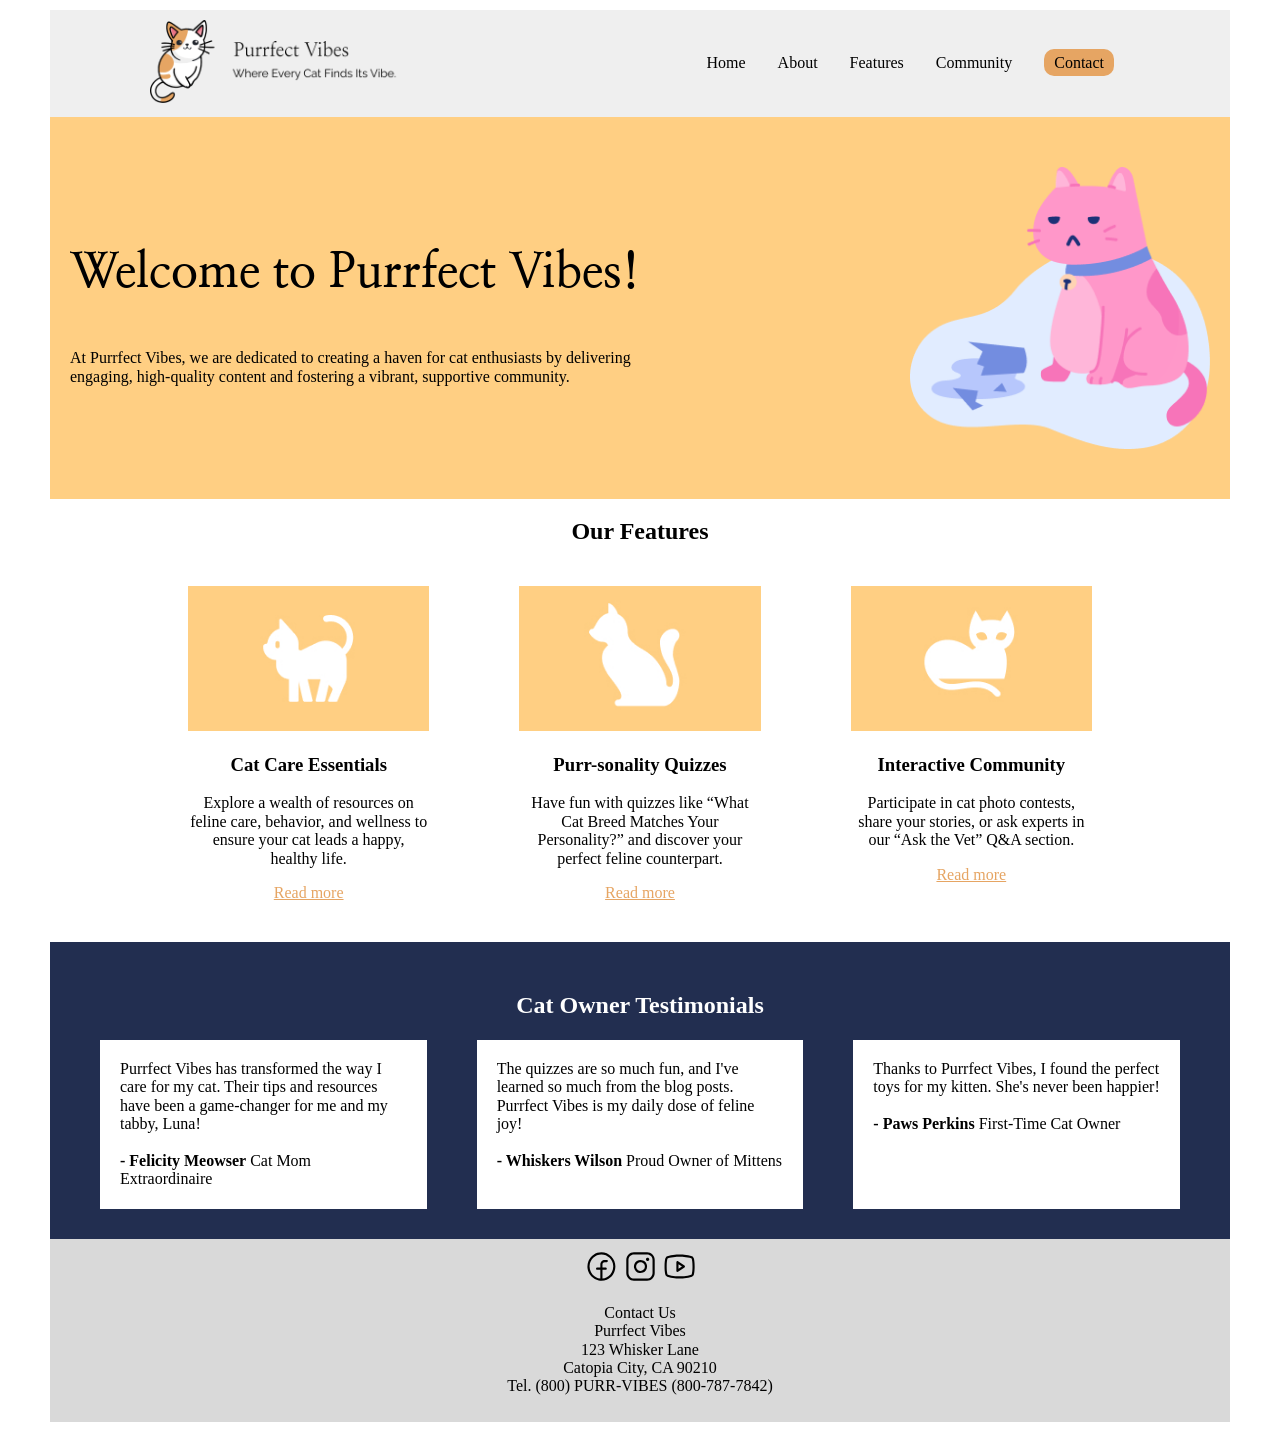
<file: beginning/index.html>
<!DOCTYPE html>
<html lang="en">
<head>
    <meta charset="utf-8">
    <meta name="viewport" content="width=device-width, initial-scale=1.0">
    <link rel="apple-touch-icon" sizes="180x180" href="images/favicons/apple-touch-icon.png">
    <link rel="icon" type="image/png" sizes="32x32" href="images/favicons/favicon-32x32.png">
    <link rel="icon" type="image/png" sizes="16x16" href="images/favicons/favicon-16x16.png">
    <link rel="manifest" href="images/favicons/site.webmanifest">
    <title>Welcome to Purrfect Vibes!</title>
    <link rel="stylesheet" href="css/normalize.css">
    <link rel="stylesheet" href="css/styles.css">
    <link rel="preconnect" href="https://fonts.googleapis.com">
    <link rel="preconnect" href="https://fonts.gstatic.com" crossorigin>
    <link href="https://fonts.googleapis.com/css2?family=Nanum+Myeongjo&display=swap" rel="stylesheet">
</head>
<body>
    <header>
        <div class="container">
            <a href="index.html"><img src="images/logo.png" alt="logo"></a>
            <input type="checkbox" class="navToggler" id="navToggler">
            <nav>
                <ul>
                    <li><a href="index.html">Home</a></li>
                    <li><a href="about.html">About</a></li>
                    <li><a href="features.html">Features</a>
                        <ul class="sub-menu">
                            <li><a href="features.html#cat-care">Cat Care</a></li>
                            <li><a href="features.html#quizzes">Quizzes</a></li>
                            <li><a href="features.html#community">Community</a></li>
                        </ul>
                    </li>
                    <li><a href="community.html">Community</a></li>
                    <li><a href="contact.html" class="button">Contact</a></li>
                </ul>
            </nav>
            <label for="navToggler" class="navTogglerMenu" name="navToggler">
                <img src="images/menu.svg" class="menuOpen" alt="menu">
                <img src="images/x.svg" class="menuClose" alt="close">
            </label>
        </div>
    </header>
    <section class="hero">
        <div class="container">
            <div class="hero-text">
                <h1>Welcome to Purrfect Vibes!</h1>
                <p>At Purrfect Vibes, we are dedicated to creating a haven for cat enthusiasts by delivering engaging, high-quality content and fostering a vibrant, supportive community.</p>
            </div>
            <img src="images/hero-cat.png" alt="">
        </div>
    </section>
    <section class="features container">
        <h2>Our Features</h2>
        <div class="feature-container">
            <div class="feature-block">
                <img src="images/cat-care.jpg" alt="cat care">
                <h3>Cat Care Essentials</h3>
                <p>Explore a wealth of resources on feline care, behavior, and wellness to ensure your cat leads a happy, healthy life.</p>
                <a href="#">Read more</a>
            </div>
            <div class="feature-block">
                <img src="images/cat-quizzes.jpg" alt="cat quizzes">
                <h3>Purr-sonality Quizzes</h3>
                <p>Have fun with quizzes like “What Cat Breed Matches Your Personality?” and discover your perfect feline counterpart.</p>
                <a href="#">Read more</a>
            </div>
            <div class="feature-block">
                <img src="images/cat-community.jpg" alt="cat community">
                <h3>Interactive Community</h3>
                <p>Participate in cat photo contests, share your stories, or ask experts in our “Ask the Vet” Q&A section.</p>
                <a href="#">Read more</a>
            </div>
        </div>
    </section>
    <section class="testimonials">
        <div class="container">
            <h2>Cat Owner Testimonials</h2>
            <div class="testimonial-container">
                <div class="testimonial-block">
                    Purrfect Vibes has transformed the way I care for my cat. Their tips and resources have been a game-changer for me and my tabby, Luna!<br><br>
                    <strong>- Felicity Meowser</strong>
                    Cat Mom Extraordinaire
                </div>
                <div class="testimonial-block">
                    The quizzes are so much fun, and I've learned so much from the blog posts. Purrfect Vibes is my daily dose of feline joy!<br><br>
                    <strong>- Whiskers Wilson</strong>
                    Proud Owner of Mittens
                </div>
                <div class="testimonial-block">
                    Thanks to Purrfect Vibes, I found the perfect toys for my kitten. She's never been happier!<br><br>
                    <strong>- Paws Perkins</strong>
                    First-Time Cat Owner
                </div>
            </div>
        </div>
    </section>
    <footer>
        <div>
            <a href="#"><img src="images/facebook.svg" alt="Facebook"></a>
            <a href="#"><img src="images/instagram.svg" alt="Instagram"></a>
            <a href="#"><img src="images/youtube.svg" alt="Youtube"></a>
        </div>
        <p>
            Contact Us<br>
            Purrfect Vibes<br>
            123 Whisker Lane<br>
            Catopia City, CA 90210<br>
            Tel. (800) PURR-VIBES (800-787-7842)<br>
        </p>
    </footer>
</body>
</html>
</file>
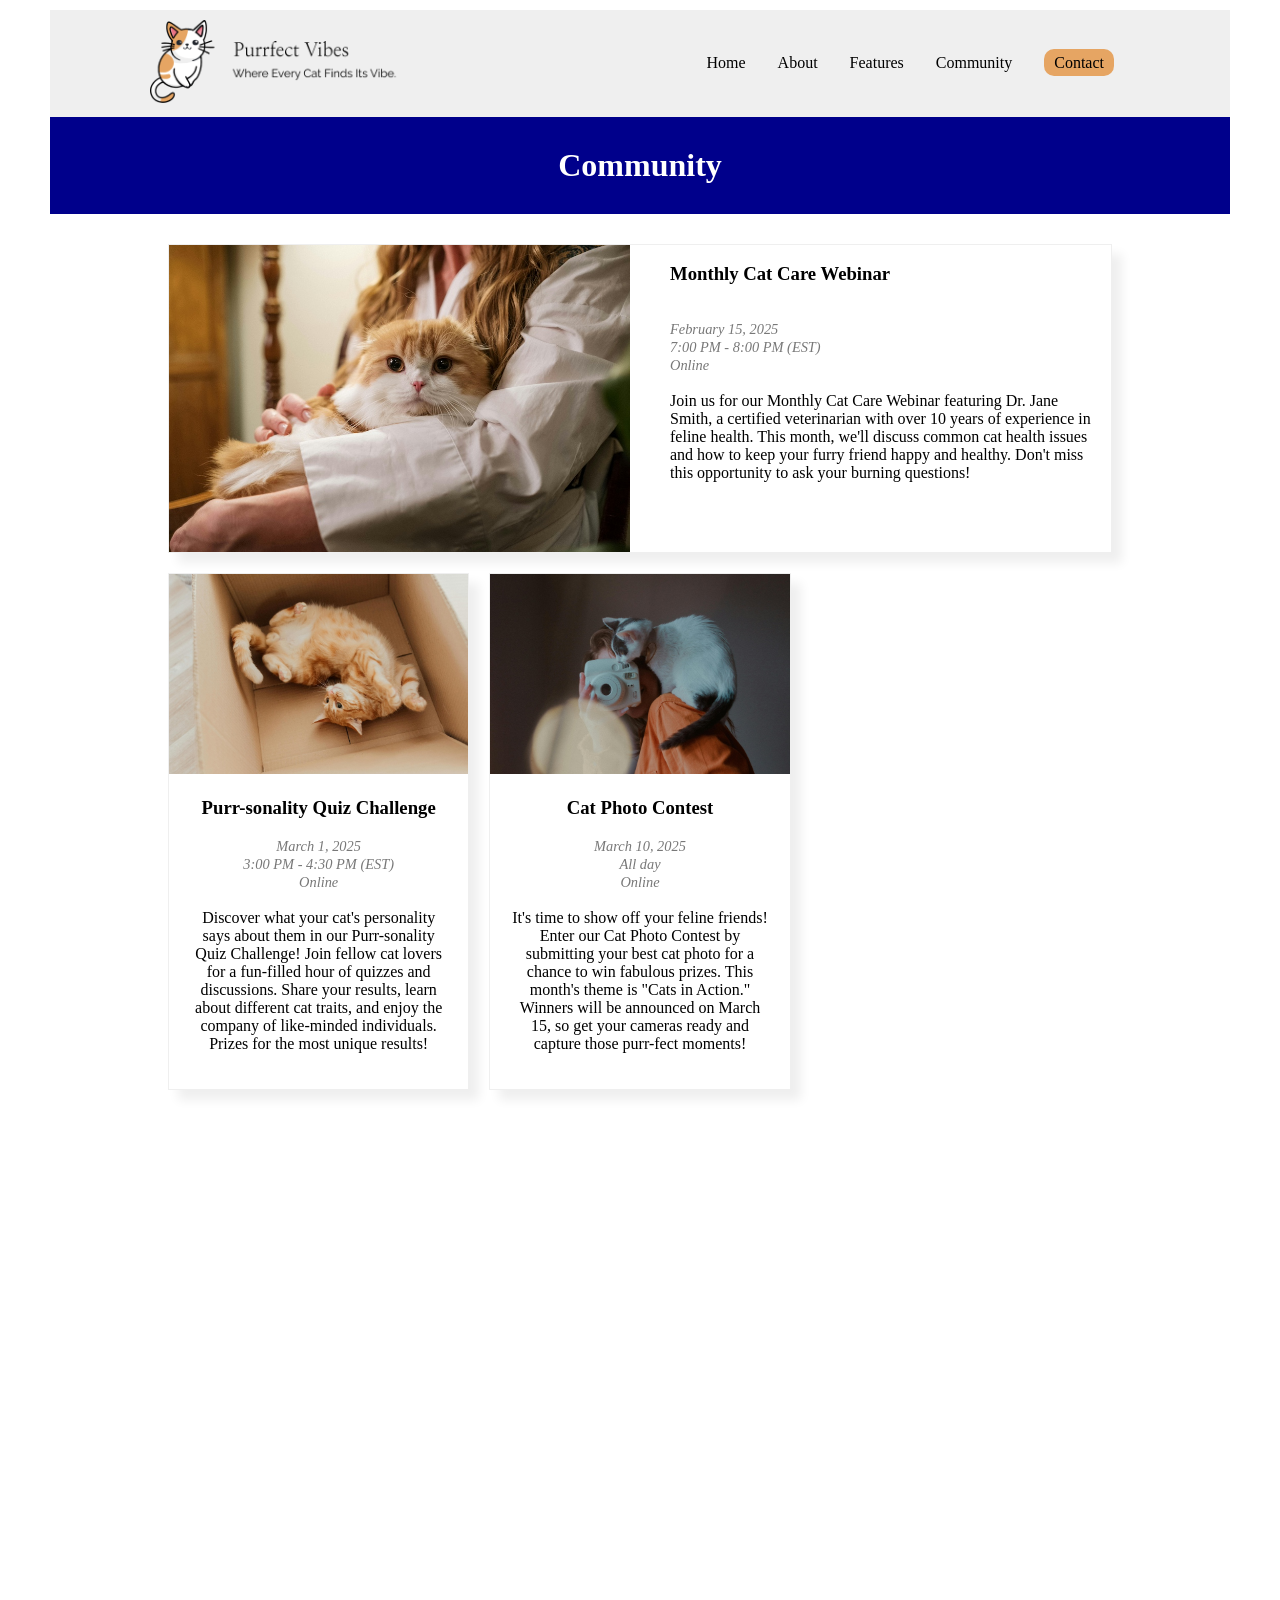
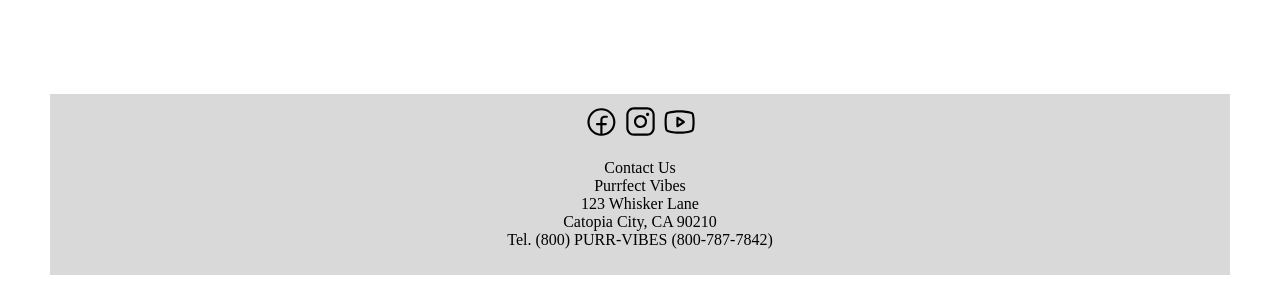
<file: beginning/community.html>
<!DOCTYPE html>
<html lang="en">
<head>
    <meta charset="utf-8">
    <meta name="viewport" content="width=device-width, initial-scale=1.0">
    <link rel="apple-touch-icon" sizes="180x180" href="images/favicons/apple-touch-icon.png">
    <link rel="icon" type="image/png" sizes="32x32" href="images/favicons/favicon-32x32.png">
    <link rel="icon" type="image/png" sizes="16x16" href="images/favicons/favicon-16x16.png">
    <link rel="manifest" href="images/favicons/site.webmanifest">
    <title>Purrfect Vibes Community Events</title>
    <link rel="stylesheet" href="css/styles.css">
</head>
<body>
    <header>
        <div class="container">
            <a href="index.html"><img src="images/logo.png" alt="logo"></a>
            <input type="checkbox" class="navToggler" id="navToggler">
            <nav>
                <ul>
                    <li><a href="index.html">Home</a></li>
                    <li><a href="about.html">About</a></li>
                    <li><a href="features.html">Features</a>
                        <ul class="sub-menu">
                            <li><a href="features.html#cat-care">Cat Care</a></li>
                            <li><a href="features.html#quizzes">Quizzes</a></li>
                            <li><a href="features.html#community">Community</a></li>
                        </ul>
                    </li>
                    <li><a href="community.html">Community</a></li>
                    <li><a href="contact.html" class="button">Contact</a></li>
                </ul>
            </nav>
            <label for="navToggler" class="navTogglerMenu" name="navToggler">
                <img src="images/menu.svg" class="menuOpen" alt="menu">
                <img src="images/x.svg" class="menuClose" alt="close">
            </label>
        </div>
        <h2>Community</h2>
    </header>
<section class="community container">
    <div class="event-block featured">
        <img src="images/event-cat-care.jpg" alt="cat care">
        <h3>Monthly Cat Care Webinar</h3>
        <p><span>February 15, 2025</span><br>
            <span>7:00 PM - 8:00 PM (EST)<br>
            Online</span><br><br>
            Join us for our Monthly Cat Care Webinar featuring Dr. Jane Smith, a certified veterinarian with over 10 years of experience in feline health. This month, we'll discuss common cat health issues and how to keep your furry friend happy and healthy. Don't miss this opportunity to ask your burning questions!</p>
    </div>
    <div class="event-block">
        <img src="images/event-cat-quiz.jpg" alt="cat quizzes">
        <h3>Purr-sonality Quiz Challenge</h3>
        <p><span>March 1, 2025</span><br>
            <span>3:00 PM - 4:30 PM (EST)<br>
            Online</span><br><br>
            Discover what your cat's personality says about them in our Purr-sonality Quiz Challenge! Join fellow cat lovers for a fun-filled hour of quizzes and discussions. Share your results, learn about different cat traits, and enjoy the company of like-minded individuals. Prizes for the most unique results!</p>
    </div>
    <div class="event-block">
        <img src="images/event-cat-photo.jpg" alt="cat community">
        <h3>Cat Photo Contest</h3>
        <p><span>March 10, 2025</span><br>
            <span>All day<br>
                Online</span><br><br>
                It's time to show off your feline friends! Enter our Cat Photo Contest by submitting your best cat photo for a chance to win fabulous prizes. This month's theme is "Cats in Action." Winners will be announced on March 15, so get your cameras ready and capture those purr-fect moments!</p>
    </div>
</section>
<div class="iframe">
    <iframe src="https://calendar.google.com/calendar/embed?src=1a56773061dbff187e34b02e4ad52b19a52dd9ac9e2d96ef49cbe79ec0183ceb%40group.calendar.google.com&ctz=America%2FLos_Angeles" style="border: 0" width="800" height="600" frameborder="0" scrolling="no"></iframe>
</div>
<footer>
    <div>
        <a href="#"><img src="images/facebook.svg" alt="Facebook"></a>
        <a href="#"><img src="images/instagram.svg" alt="Instagram"></a>
        <a href="#"><img src="images/youtube.svg" alt="Youtube"></a>
    </div>
    <p>
        Contact Us<br>
        Purrfect Vibes<br>
        123 Whisker Lane<br>
        Catopia City, CA 90210<br>
        Tel. (800) PURR-VIBES (800-787-7842)<br>
    </p>
</footer>
</body>
</html>
</file>
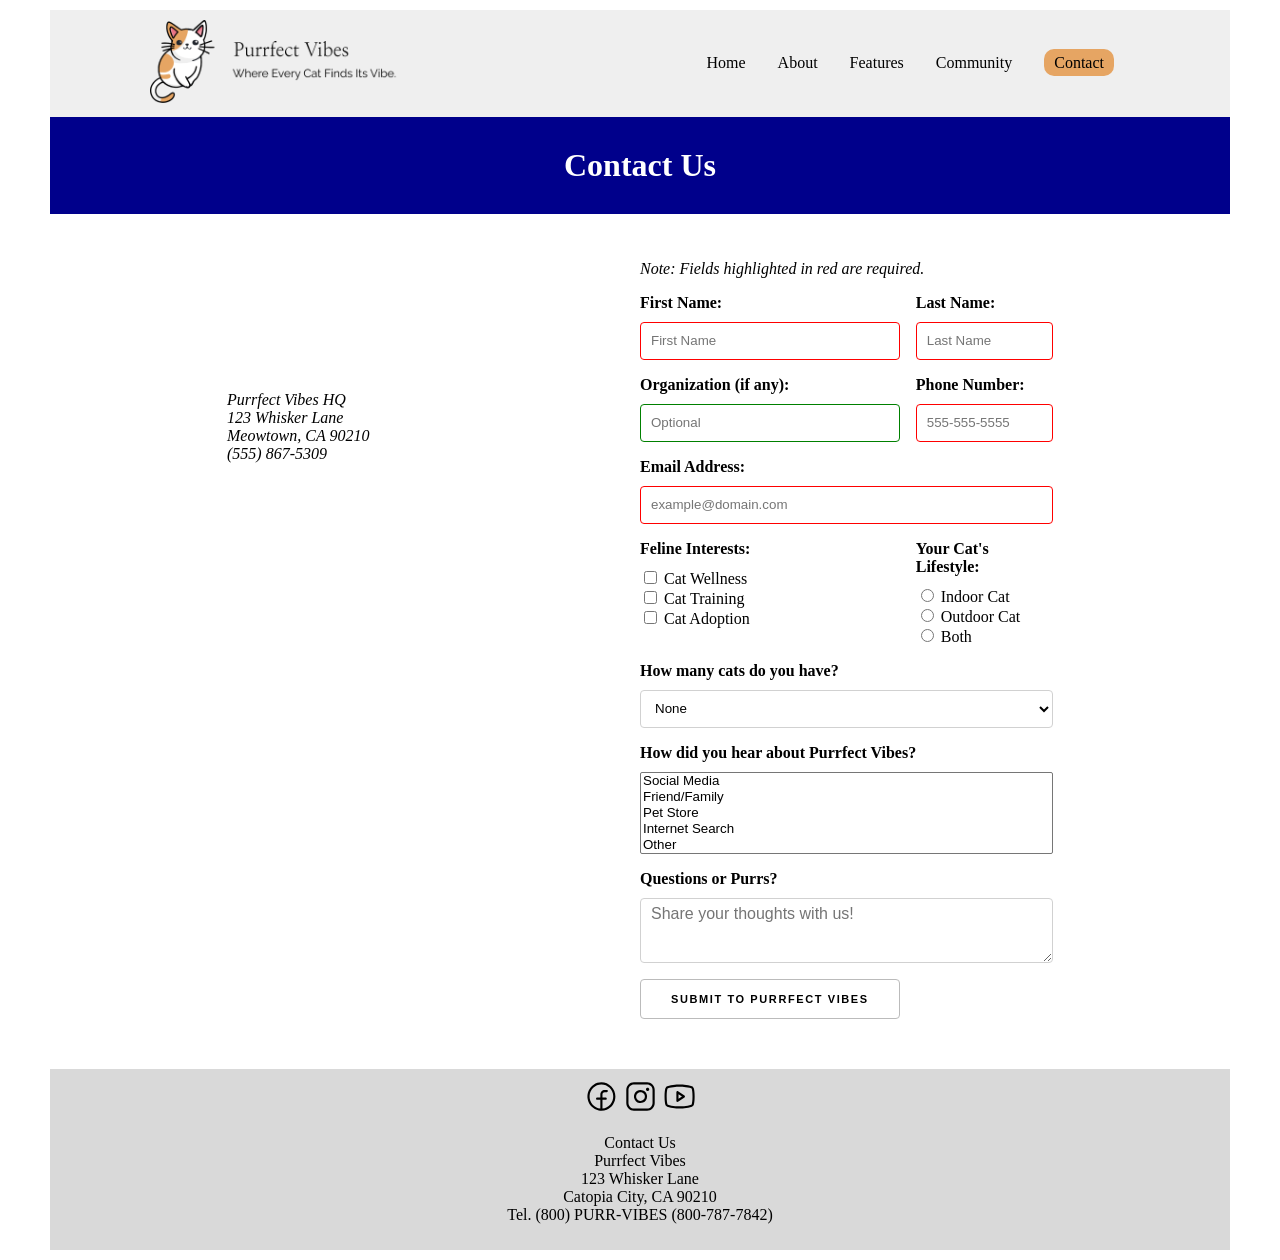
<file: beginning/contact.html>
<!DOCTYPE html>
<html lang="en">
<head>
    <meta charset="utf-8">
    <meta name="viewport" content="width=device-width, initial-scale=1.0">
    <link rel="apple-touch-icon" sizes="180x180" href="images/favicons/apple-touch-icon.png">
    <link rel="icon" type="image/png" sizes="32x32" href="images/favicons/favicon-32x32.png">
    <link rel="icon" type="image/png" sizes="16x16" href="images/favicons/favicon-16x16.png">
    <link rel="manifest" href="images/favicons/site.webmanifest">
    <title>Contact Purrfect Vibes</title>
    <link rel="stylesheet" href="css/styles.css">
</head>
<body>
    <header>
        <div class="container">
            <a href="index.html"><img src="images/logo.png" alt="logo"></a>
            <input type="checkbox" class="navToggler" id="navToggler">
            <nav>
                <ul>
                    <li><a href="index.html">Home</a></li>
                    <li><a href="about.html">About</a></li>
                    <li><a href="features.html">Features</a>
                        <ul class="sub-menu">
                            <li><a href="features.html#cat-care">Cat Care</a></li>
                            <li><a href="features.html#quizzes">Quizzes</a></li>
                            <li><a href="features.html#community">Community</a></li>
                        </ul>
                    </li>
                    <li><a href="community.html">Community</a></li>
                    <li><a href="contact.html" class="button">Contact</a></li>
                </ul>
            </nav>
            <label for="navToggler" class="navTogglerMenu" name="navToggler">
                <img src="images/menu.svg" class="menuOpen" alt="menu">
                <img src="images/x.svg" class="menuClose" alt="close">
            </label>
        </div>
        <h2>Contact Us</h2>
    </header>
    <section class="container">
        <div class="contact-container">
            <address>
                Purrfect Vibes HQ<br>
                123 Whisker Lane<br>
                Meowtown, CA 90210<br>
                (555) 867-5309
            </address>
            <iframe src="https://www.google.com/maps/embed?pb=!1m14!1m12!1m3!1d529389.8038211853!2d-117.52709946210437!3d33.00892083840247!2m3!1f0!2f0!3f0!3m2!1i1024!2i768!4f13.1!5e0!3m2!1sen!2sus!4v1776372319727!5m2!1sen!2sus" width="600" height="450" style="border:0;" allowfullscreen="" loading="lazy" referrerpolicy="no-referrer-when-downgrade"></iframe>
            <div class="form-container">
                <p><em>Note: Fields highlighted in red are required.</em></p>
                <form action="" method="post">
                    <div class="form-group">
                        <label>First Name:</label>
                        <input type="text" name="fname" maxlength="30" required placeholder="First Name">
                    </div>
                    <div class="form-group">
                        <label>Last Name:</label>
                        <input type="text" name="lname" maxlength="30" required placeholder="Last Name">
                    </div>
                    <div class="form-group">
                        <label>Organization (if any):</label>
                        <input type="text" name="organization" maxlength="30" placeholder="Optional">
                    </div>
                    <div class="form-group">
                        <label>Phone Number:</label>
                        <input type="tel" name="phonenumber" maxlength="20" pattern="\d{3}[-]\d{3}[-]\d{4}" required title="Ex: 555-555-5555" placeholder="555-555-5555">
                    </div>
                    <div class="form-group full-width">
                        <label>Email Address:</label>
                        <input type="email" name="email" maxlength="30" autocomplete="email" required placeholder="example@domain.com">
                    </div>
                    <div class="form-group">
                        <label>Feline Interests:</label>
                        <div class="inline-checkbox">
                            <input type="checkbox" name="interest" id="wellness" value="Cat Wellness">
                            <label for="wellness">Cat Wellness</label>
                        </div>
                        <div class="inline-checkbox">
                            <input type="checkbox" name="interest" id="training" value="Cat Training"> 
                            <label for="training">Cat Training</label>
                        </div>
                        <div class="inline-checkbox">
                            <input type="checkbox" name="interest" id="adoption" value="Cat Adoption">
                            <label for="adoption">Cat Adoption</label>
                        </div>
                    </div>
                    <div class="form-group">
                        <label>Your Cat's Lifestyle:</label>
                        <div class="inline-checkbox">
                            <input type="radio" name="lifestyle" id="indoor" value="Indoor">
                            <label for="indoor">Indoor Cat</label>
                        </div>
                        <div class="inline-checkbox">
                            <input type="radio" name="lifestyle" id="outdoor" value="Outdoor">
                            <label for="outdoor">Outdoor Cat</label>
                        </div>
                        <div class="inline-checkbox">
                            <input type="radio" name="lifestyle" id="both" value="Both">
                            <label for="both">Both</label>
                        </div>
                    </div>
                    <div class="form-group full-width">
                        <label>How many cats do you have?</label>
                        <select name="catcount">
                            <option value="0">None</option>
                            <option value="1">1</option>
                            <option value="2-3">2-3</option>
                            <option value="4+">4 or more</option>
                        </select>
                    </div>
                    <div class="form-group full-width">
                        <label>How did you hear about Purrfect Vibes?</label>
                        <select name="hearaboutus" multiple size="5">
                            <option value="Social Media">Social Media</option>
                            <option value="Friend/Family">Friend/Family</option>
                            <option value="Pet Store">Pet Store</option>
                            <option value="Internet Search">Internet Search</option>
                            <option value="Other">Other</option>
                        </select>
                    </div>
                    <div class="form-group full-width">
                        <label>Questions or Purrs?</label> 
                        <textarea name="comments" maxlength="500" placeholder="Share your thoughts with us!"></textarea>
                    </div>
                    <input type="submit" value="Submit to Purrfect Vibes">
                </form>
            </div>
        </div>
    </section>
    <footer>
        <div>
            <a href="#"><img src="images/facebook.svg" alt="Facebook"></a>
            <a href="#"><img src="images/instagram.svg" alt="Instagram"></a>
            <a href="#"><img src="images/youtube.svg" alt="Youtube"></a>
        </div>
        <p>
            Contact Us<br>
            Purrfect Vibes<br>
            123 Whisker Lane<br>
            Catopia City, CA 90210<br>
            Tel. (800) PURR-VIBES (800-787-7842)<br>
        </p>
    </footer>
</body>
</html>
</file>
<file: beginning/css/styles.css>
/*********************************
        TOC
        ----------------------
        Global Styles
        Header
        Home Page
        About Page
        Community Page
        Feature Page
        Contact Page
        Footer
        Tablet Styles
        Mobile Styles
*********************************/
/*********************************

    Variables

*********************************/
:root {
    --bg-color: white; 
}
/*********************************

    Global Styles

*********************************/
* {
    box-sizing: border-box;
}
@font-face {
    font-family: "Raleway";
    src: url("../Raleway-VariableFont_wght.ttf") format("ttf");
    font-weight: normal;
    font-style: normal;
}
@font-face {
    font-family: "cat-paw";
    src: url("../paw-solid-full.svg") format("svg");
    font-weight: normal;
    font-style: normal;
}
.nanum-myeongjo-regular {
    font-family: "Nanum Myeongjo", serif;
    font-weight: 400;
    font-style: normal;
}
body, textarea {
    font-size: 16px;
    font-family: Arial, Helvetica, sans-serif;
    margin: 0;
}
body {
    font-family: 'Raleway', serif;
    max-width: 1200px;
    margin: auto;
    padding: 10px;
}
h1 {
    font-family: 'Nanum Myeongjo';
    font-size: 3rem;
}
a {
    color: #e6a563;
}
a:hover {
    opacity: 0.8;
}
h2 {
    text-align: center;
}
img {
    width: 100%;
}
/*********************************

        Header

*********************************/
header {
    max-width: 1300px;
    width: 100%;
    background-color: #efefef;
}
header h2 {
    text-align: center;
    background-color: darkblue;
    color: white;
    padding: 30px;
    max-width: 1200px;
    margin: auto;
    margin-bottom: 30px;
    font-size: 2em;
}
header a {
    text-decoration: none;
    color: #000
}
header a:hover {
    color: #e6a563;
}
header .container {
    padding: 10px 100px;
    display: flex;
    align-items: center;
    justify-content: flex-end;
}
header .container > a:first-child {
    width: 250px;
    margin-right: auto;

}
header ul {
    list-style-type: none;
    display: flex;
    align-items: center;
    margin: 0;
}
.button {
    background-color: #e6a563;
    border-radius: 10px;
    padding: 5px 10px;
}
.button:hover {
    background-color: #fff;
}
nav li {
    margin: 0 1em;
    position: relative;
    padding-bottom: 20px;
    padding-top: 20px;
}
.sub-menu {
    position: absolute;
    left: 0;
    flex-direction: column;
    margin-top: 20px;
    gap: 20px;
    background-color: #fff;
    border: 1px solid #efefef;
    border-radius: 20px;
    padding: 10px 20px 20px 10px;
    align-items: flex-start;
    display: none;
}
.sub-menu li {
    padding: 0;
}
nav li:hover > .sub-menu,
nav li > .sub-menu:hover  {
    display: flex;
}
.navTogglerMenu, .navToggler {
    display: none;
}
/*********************************

        Home Page

*********************************/
.team.container {
    display: none;
}
body.home {
    background-color: #efefef;
}
.hero {
    background-color: #FFCF83;
}
.hero .container {
    display: flex;
    justify-content: space-between;
    padding: 50px 20px;
}
.hero img {
    width: 300px;
}
.hero .hero-text {
    display: flex;
    flex-direction: column;
    justify-content: center;
    width: 50%;
}
.feature-container {
    display: flex;
    justify-content: center;
    gap: 50px;
    padding-bottom: 20px;
}
.feature-block {
    text-align: center;
    background-color: #fff;
    padding: 20px;
    flex: auto;
    width: 32%;
}
.testimonials {
    background-color: #222e50;
    padding: 30px 50px 30px 50px;
}
.testimonials h2 {
    color: #fff;
    text-align: center;
}
.testimonial-container {
    display: flex;
    gap: 50px;
}
.testimonial-block {
    background-color: #fff;
    padding: 20px;
    flex: auto;
    width: 33%;
}
.team {
    padding-bottom: 20px;
}
.team img {
    width: 80px;
}
.team-container {
    display: flex;
    justify-content: space-between;
    gap: 20px;
}
.team-block {
    text-align: center;
    width: 25%;
}
/*********************************

        About Page

*********************************/
/* .about .container {
    max-width: 900px;
} */
.overview {
    display: grid;
    grid-template-areas: 
        "overview1 video"
        "overview2 video";
    padding: 20px 0px;
    max-width: 80%;
    margin: auto;
}
.overview iframe {
    grid-area: video;
    margin-right: 100px;
}
.overview h2 {
    grid-area: overview1;
    align-content: end;
    text-align: start;
    background-color: white;
}
.overview p {
    grid-area: overview2;
    text-align: start;
    margin-right: 10px;
}
.about-container {
    display: grid;
    grid-template-columns: repeat(5, 1fr);
    background-color: #D9D9D9;
    padding: 20px 60px;
}
.about-container h2 {
    grid-column: span 5;
}
.about-block {
    display: flex;
    flex-direction: column;
    gap: 20px;
    align-items: center;
    height: 140px;
    overflow-block: clip;
}
/* .about-text {
    max-width: 300px;
    padding: 20px;

} */
 .about-block a {
    color: black;
    text-decoration: none;
 }
 .modal {
    position: fixed;
    display: none;
    z-index: 1000;
    left: 0;
    top: 0;
    width: 100%;
    height: 100%;
    overflow: auto;
    background-color: rgba(0, 0, 0, 0.7);
 }
 .modal-content {
    position: relative;
    background-color: #fff;
    width: 80%;
    margin: 15% auto;
    padding: 20px;
    border: 1px solid #888;
 }
 .close-button {
    color: #000;
    position: absolute;
    font-size: 28px;
    top: 20px;
    right: 20px;
 }
 .close-button:hover {
    color: purple;
 }
 .modal:target {
    display: block;
 }
 .about-text a:hover {
    color: purple;
 }
.about-block img {
    width: 80px;
    height: 80px;
}
.about-text p {
    text-align: center;
    margin: 0 auto;
}
.container.careers {
    max-width: 80%;
    margin: auto;
}
/*********************************

        Community Page

*********************************/
.community {
    display: grid;
    gap: 20px;
    grid-template-columns: repeat(3, 1fr);
    margin-bottom: 30px;
    max-width: 80%;
    margin: auto;
}
.event-block {
    border: 1px solid #efefef;
    box-shadow: 10px 10px 10px #efefef;
    text-align: center;;
}
.event-block h3, .event-block p {
    padding: 0 20px;
}
.event-block.featured {
    grid-column: span 3;
    display: grid;
    grid-template-areas: 
    "image title"
    "image text";
    grid-template-columns: 1fr 1fr;
    grid-template-rows: auto 1fr;
    grid-column-gap: 20px;
}
.event-block.featured img {
    grid-area: image;
}
.event-block.featured h3 {
    grid-area: title;
    text-align: left;
}
.event-block.featured p {
    grid-area: text;
    text-align: left;
}
.event-block span {
    font-style: italic;
    color: #787878;
    font-size: 0.9em;;
}
.event-block p {
    padding-bottom: 20px;
}
/* .iframe {
    border: 5px solid blue;
    } */
div iframe {
    width: 90%;
    margin: 0 5%;
}
/*********************************

        Feature Page

*********************************/
.feature-container {
    max-width: 80%;
    margin: auto;
}
.feature-page-block {
    border: 1px solid #efefef;
    padding: 20px;
    border-radius: 20px;
}
.feature-page-block h3 {
    text-align: center;
}
.feature-page-block img {
    height: 200px;
    object-fit: cover;
}
/* 
Add the Font Awesome icon to the <li>
*/
.feature-page-block ul {
    list-style: none;
}
.feature-page-block ul li {
    padding-left: 15px;
}
.icon::before {
    display: inline-block;
    text-rendering: auto;
    -webkit-font-smoothing: antialiased;
}
.feature-page-block ul li::marker {
    font: var(--fa-font-solid);
    content: "\f1b0";
}
.faq {
    max-width: 40%;
    margin: 30px auto;
    background-color: #efefef;
}
.faq h4 {
    background-color: white;
    text-align: center;
    font-weight: normal;
    padding: 30px;
    display: block;
    margin-block-end: 0;
}
details > summary {
    list-style: none;
    padding: 10px;
    border: 1px solid lightgrey;
}
details > p {
    margin: 1em;
}
/*********************************

        Contact

*********************************/
.contact-container {
    display: grid;
    grid-template-columns: 1fr 1fr;
    padding-bottom: 50px;
}
.contact-container address {
    width: 30%;
}
.contact-container > address {
    order: 1;
    margin-left: 30%;
    margin-top: 25%;
}
.contact-container > iframe {
    order: 3;
    margin-left: 30%;
    max-width: 65%;
}
.contact-container > div {
    grid-row: span 2;
    order: 2;
}
.contact-container .form-container {
    width: 70%;
    max-width: 600px;
}
form {
    display: grid;
    grid-template-columns: repeat(2, 1fr); /* Two columns of equal width */
    gap: 1rem;
}
.contact-container .form-container p {
    padding: 0;
}
.form-group {
    display: flex;
    flex-direction: column;
}
.full-width {
    grid-column: span 2; 
}
input[type="email"],input[type="text"],input[type="tel"],textarea, select[name="catcount"] {
    width:100%;
    height:38px;
    padding:6px 10px;
    background-color:#fff;
    border:1px solid #D1D1D1;
    border-radius:4px;
    box-shadow:none;
    box-sizing:border-box;
}
textarea {
    min-height:65px;
    padding-top:6px;
    padding-bottom:6px;
}
form label {
    font-weight:600;
    margin-bottom: 10px;
}
form input[type="checkbox"], form input[type="radio"] {
    display:inline;
}
form .inline-checkbox label {
    font-weight: 400;
}
input[type="submit"] {
	padding: 0 30px;
	font-size: 11px;
	font-weight: 600;
	line-height: 38px;
	letter-spacing: .1rem;
	text-transform: uppercase;
	background-color: transparent;
	border-radius: 4px;
	border: 1px solid #bbb;
	cursor: pointer;
 }
input[type="submit"]:hover, input[type="submit"]:focus {
    color:#333;
    border-color:#888;
    outline:0;
}
input[type="text"]:required, input[type="tel"]:required, input[type="email"]:required {
    border-color:red;
}
input[type="text"]:valid, input[type="tel"]:valid, input[type="email"]:valid {
    border-color:green;
}
/*********************************

        Footer

*********************************/
footer {
    text-align: center;
    background-color: #D9D9D9;
    padding: 10px;
}
footer img {
    width: 35px;
}

/*********************************

        Tablet Styles

*********************************/
@media only screen and (max-width: 1040px) {
    .community {
        grid-template-columns: repeat(2, 1fr);
    }
    .event-block.featured {
        grid-column: span 2;
    }
    .features-page .feature-container {
        flex-wrap: wrap;
        gap: 10px;
    }
    .features-page .feature-page-block {
        width: 40%;
    }
}

/*********************************

        Mobile Styles

*********************************/
@media only screen and (max-width: 767px) {
    header .container {
        display: flex;
        flex-wrap: wrap;
        position: relative;
        padding: 0;
    }
    header img {
        width: 200px;
    }
    header nav {
        position: absolute;
        width: 100%;
        top: 90px;
        left: 0;
        display: none;
    }
    header nav ul {
        flex-direction: column;
        align-items: center;
        justify-content: center;
        width: 100vw;
        background-color: #efefef;
        padding: 0;
        border-top: 1px solid #fff;
    }
    header nav li {
        width: 100%;
        text-align: center;
        border-bottom: 1px solid #fff;
        padding: 0;
        margin: 0;
    }
    header a {
        display: inline-block;
        width: 100%;
        padding: 10px 0;
    }
    header nav li:last-child {
        border-bottom: none;
        padding: 0;
    }
    header .button {
        width: 100%;
        border-radius: 0;
        display: block;
        padding: 10px;
    }
    .navToggler, .navTogglerMenu {
        display: block;
    }
    .navTogglerMenu img {
        width: 25px;
    }
    .navToggler:checked ~ nav {
        display: block;
    }
    .navToggler, .menuClose, .navToggler:checked ~ .navTogglerMenu .menuOpen {
        display: none;
    }
    .navToggler:checked ~ .navTogglerMenu .menuClose {
        display: block;
    }
    .sub-menu {
        display: flex;
        position: relative;
        border-radius: 0;
        gap: 20px;
        padding: 10px;
    }
    .hero .container {
        display: block;
        text-align: center;
    }
    .hero .hero-text {
        width: 100%;
        margin-bottom: 30px;
    }
    .feature-container {
        flex-direction: column;
        gap: 20px;
    }
    .feature-block {
        width: 100%;
    }
    .testimonial-container {
        flex-direction: column;
        gap: 20px;
    }
    .testimonial-block {
        width: 100%;
    }
    .team-container {
        flex-wrap: wrap;
        justify-content: center;
    }
    .about {
        text-align: center;
    }
    .about-container {
        display: grid;
        grid-template: repeat(4, 1fr) / repeat(2, 1fr);
        max-width: 100%;
        margin: auto;
        gap: 30px;
    }
    .about-container h2 {
        grid-column: span 2;
        align-self: self-end;
    }
    .overview {
        display: flex;
        flex-direction: column;
        gap: 30px;
        max-width: 100%;
    }
    iframe {
        width: 100%;
    }
    .container .overview h2, .container .overview p {
        margin: 0 auto;
        text-align: center;
    }
    .about-block {
        gap: 10px;
    }
    .about-block:last-of-type {
        grid-column: span 2;
    }
    .container.careers p {
        text-align: center;
    }
    footer {
        margin: 0;
    }
    .community {
        grid-template-columns: repeat(1, 1fr);
    }
    .event-block.featured {
        grid-column: span 2;
    }
    .feature-page-block {
        border: 1px solid #efefef;
        padding: 0px;
        border-radius: 20px;
    }
    .features-page .feature-container {
        display: block;
    }
    .features-page .feature-page-block {
        width: 100%;
    }
    .faq {
        max-width: 100%;
    } 
    .community {
        display: flex;
        flex-direction: column;
    }
    .event-block.featured {
        display: flex;
        flex-direction: column;
    } 
    .contact {
        text-align: center;
    }
    .contact-container {
        display: flex;
        flex-direction: column;
    }
    .contact-container address, .contact-container .form-container {
        width: 100%;
    }
    .contact-container > address {
        order: -1;
        margin: 30px auto;
    }
    .contact-container > iframe {
        order: 0;
        max-width: 100%;
        width: 100%;
        margin: auto;
    }
    form {
        grid-template-columns: 1fr;
    }
    .full-width {
        grid-column: span 1;
    }
}
</file>
